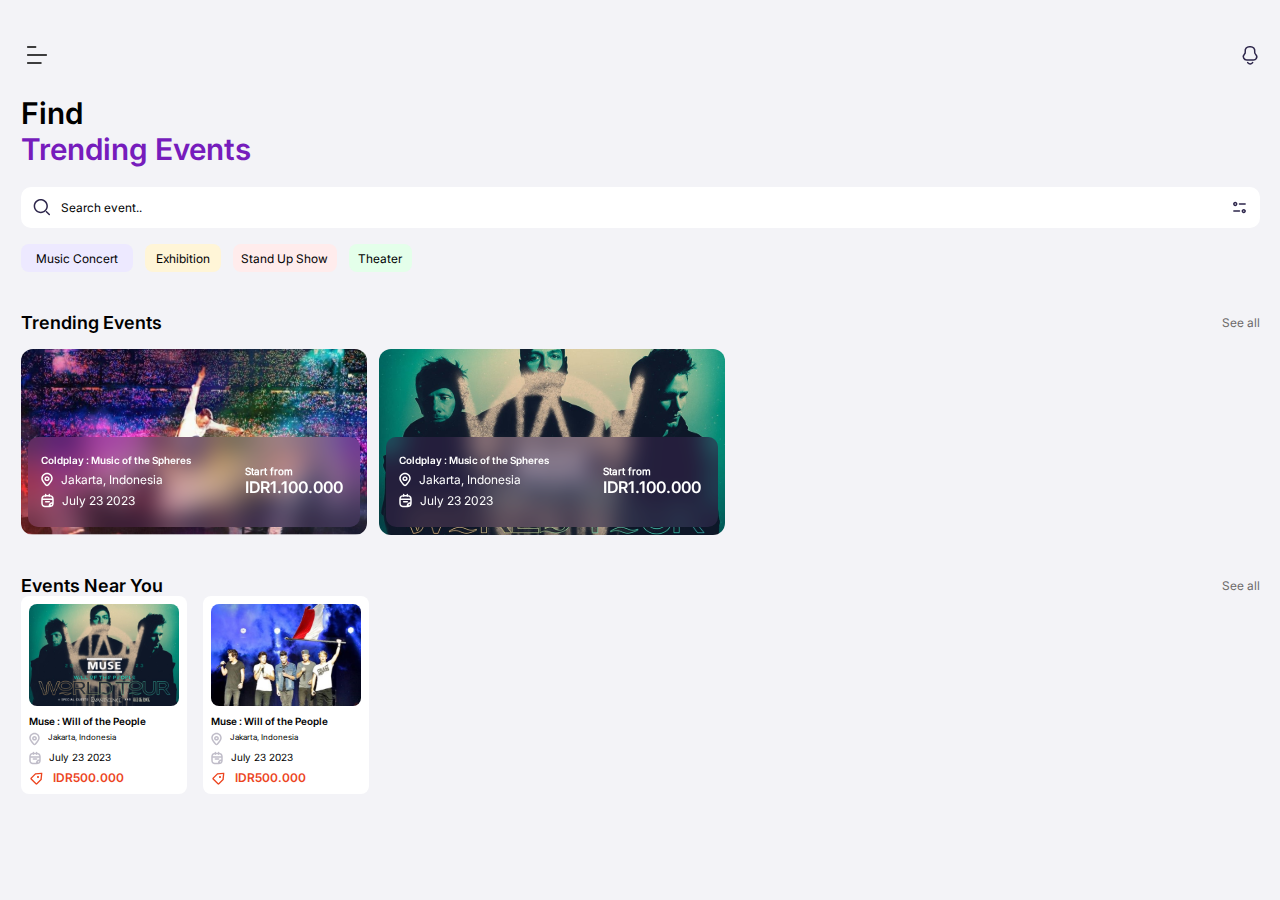
<file: index.html>
<!DOCTYPE html>
<html lang="en">

<head>
    <meta charset="UTF-8">
    <meta name="viewport" content="width=device-width, initial-scale=1.0">
    <title>Home</title>
    <link rel="stylesheet" href="css/home.css">
</head>

<body>
    <header>

        <!-- OPTIONS -->
        <section class="options_header">

            <article class="option_menu">
                <a href="#">
                    <img src="storade/Page_Home/img/menu.svg">
                </a>
            </article>

            <article class="option_notificacion">
                <a href="#">
                    <img src="storade/Page_Home/img/notification.svg">
                </a>
            </article>

        </section>

        <!-- TITLE -->
        <section class="container_title">

            <article class="title">
                <h1>Find</h1>
                <h1>Trending Events</h1>
            </article>

        </section>

        <!-- SEARCH -->
        <article class="serch_container">

            <button type="submit"><img src="storade/Page_Home/img/search.svg" alt=""></button>
            <input type="text" name="query" placeholder="Search event.." required>
            <button type="submit"><img src="storade/Page_Home/img/filter.svg" alt=""></button>
        
        </article>

        <!-- CATEGORIAS-RECOMENDACIONES -->
        <nav>

            <section class="recomend_search">
                    <a href="#"><p>Music Concert</p></a>
                    <a href="#"><p>Exhibition</p></a>
                    <a href="#"><p>Stand Up Show</p></a>
                    <a href="#"><p>Theater</p></a>
            </section>

        </nav>
    </header>
    <main>

        <!-- EVENTOS EN TENDENCIA -->
        <section class="eventstendencias_container">

            <article class="title_tendencias">
                <h2>Trending Events</h2>
                <a href="#"><p>See all</p></a>
            </article>

            <article class="eventos_container">
                <a href="details.html">
                    <article class="container_img1">
                        <img src="storade/Page_Home/img/imgents(1).svg">
                        <div class="container_list">
                            <div class="list1">
                                <h3>Coldplay : Music of the Spheres</h3>
                                <div class="info1">
                                    <img src="storade/Page_Home/img/locationwhite.svg">
                                    <p>Jakarta, Indonesia</p>
                                </div>
                                <div class="info2">
                                    <img src="storade/Page_Home/img/calendarwhite.svg">
                                    <p>July 23 2023</p>
                                </div>
                            </div>
                            <div class="list2">
                                <h4>Start from</h4>
                                <p>IDR1.100.000</p>
                            </div>
                        </div>
                    </article>
                </a>
                <a href="#">
                    <article class="container_img1">
                        <img src="storade/Page_Home/img/imgents(2).svg">
                        <div class="container_list">
                            <div class="list1">
                                <h3>Coldplay : Music of the Spheres</h3>
                                <div class="info1">
                                    <img src="storade/Page_Home/img/locationwhite.svg">
                                    <p>Jakarta, Indonesia</p>
                                </div>
                                <div class="info2">
                                    <img src="storade/Page_Home/img/calendarwhite.svg">
                                    <p>July 23 2023</p>
                                </div>
                            </div>
                            <div class="list2">
                                <h4>Start from</h4>
                                <p>IDR1.100.000</p>
                            </div>
                        </div>
                    </article>
                </a>
            </article>

        </section>

        <section class="eventscerca_container">
            <article class="title_eventscerca">
                <h2>Events Near You</h2>
                <a href="#"><p>See all</p></a> 
            </article>

            <article class="container_eventos">
                <article class="container_img2">
                    <img src="storade/Page_Home/img/img2.svg">
                    <div class="container_info">
                        <h4>Muse : Will of the People</h4>
                        <div class="lista1">
                            <img src="storade/Page_Home/img/locationgray.svg">
                            <p>Jakarta, Indonesia</p>
                        </div>
                        <div class="lista2">
                            <img src="storade/Page_Home/img/calendergray.svg"><p>July 23 2023</p>
                        </div>
                        <div class="lista3">
                            <img src="storade/Page_Home/img/salered.svg">
                            <h3>IDR500.000</h3>
                        </div>
                    </div>
                </article>
                <article class="container_img2">
                    <img src="storade/Page_Home/img/img3.svg">
                    <div class="container_info">
                        <h4>Muse : Will of the People</h4>
                        <div class="lista1">
                            <img src="storade/Page_Home/img/locationgray.svg">
                            <p>Jakarta, Indonesia</p>
                        </div>
                        <div class="lista2">
                            <img src="storade/Page_Home/img/calendergray.svg"><p>July 23 2023</p>
                        </div>
                        <div class="lista3">
                            <img src="storade/Page_Home/img/salered.svg">
                            <h3>IDR500.000</h3>
                        </div>
                    </div>
                </article>
            </article>

        </section>
    </main>
</body>

</html>
</file>
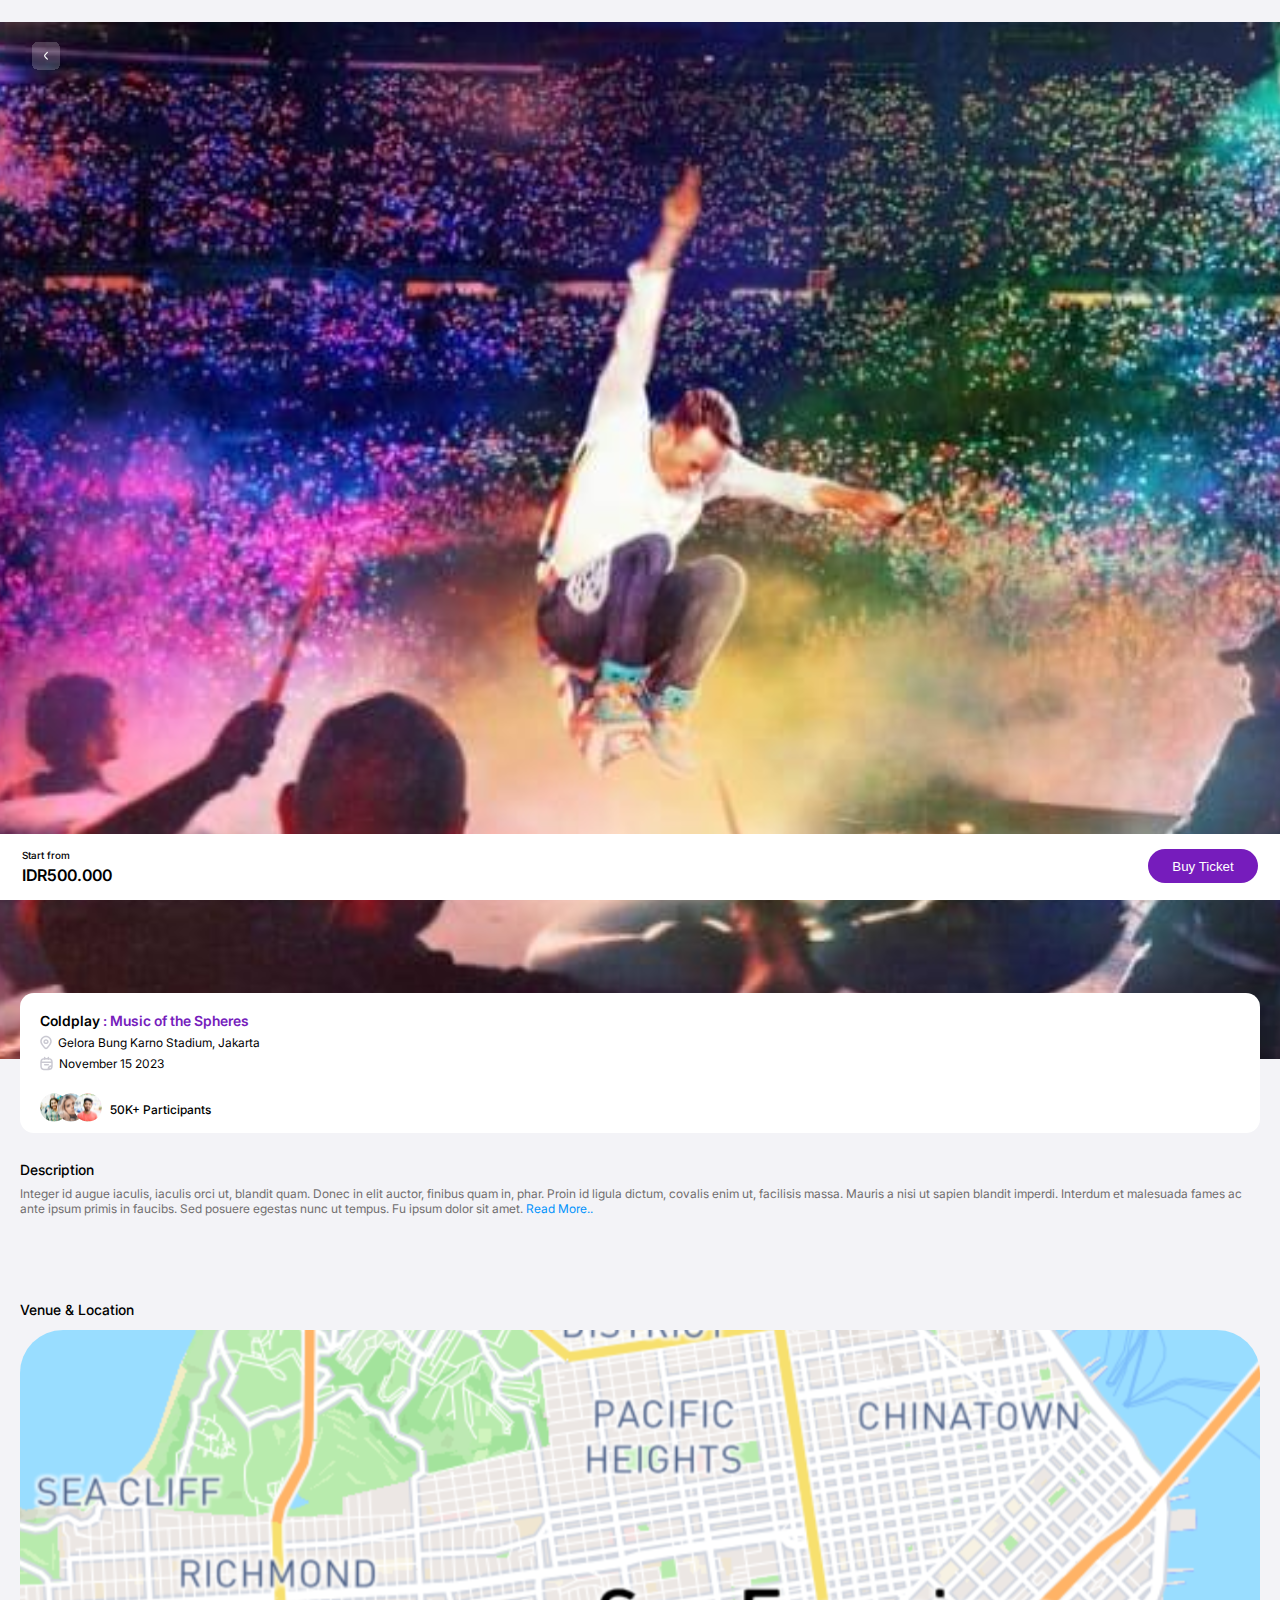
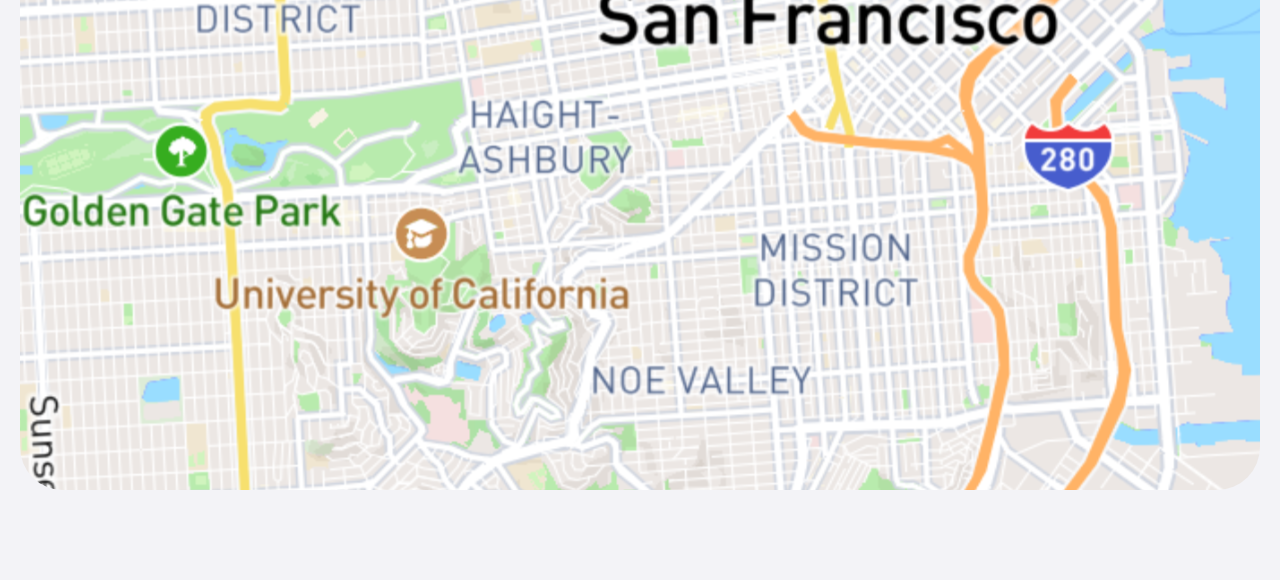
<file: details.html>
<!DOCTYPE html>
<html lang="en">
<head>
    <meta charset="UTF-8">
    <meta name="viewport" content="width=device-width, initial-scale=1.0">
    <title>Detail</title>
    <link rel="stylesheet" href="css/details.css">
</head>
<body>
    <!-- BOTON DE ATRAS -->
    <header class="header">
        <a href="index.html" class="option_atras">
          <img src="storade/Page_Details/img/atras.svg" alt="Atrás">
        </a>
        <img src="storade/Page_Details/img/imgmain.svg" alt="Imagen principal">
      </header>

    <main>

        <!-- TEXTO PRINCIPAL -->
        <section class="textmain_container">
            <article class="textmain">
                <h2>Coldplay <span class="color">: Music of the Spheres</span></h2>
                <div class="text1">
                    <img src="storade/Page_Details/img/Location.svg">
                    <p>Gelora Bung Karno Stadium, Jakarta</p>
                </div>
                <div class="text1">
                    <img src="storade/Page_Details/img/Calender1.svg">
                    <p>November 15 2023</p>
                </div>
                <div class="text3">
                    <div class="container_imgs">
                        <img src="storade/Page_Details/img/user1.svg">
                        <img src="storade/Page_Details/img/user2.svg">
                        <img src="storade/Page_Details/img/user3.svg">
                    </div>
                    <p>50K+ Participants</p>
                </div>
            </article>
        </section>
        <!-- DESCRIPCION -->
        <section class="description_container">
            <p>Description</p>
            <p>Integer id augue iaculis, iaculis orci ut, blandit 
                quam. Donec in elit auctor, finibus quam in, phar. 
                Proin id ligula dictum, covalis enim ut, facilisis 
                massa. Mauris a nisi ut sapien blandit imperdi. 
                Interdum et malesuada fames ac ante ipsum primis in 
                faucibs. Sed posuere egestas nunc ut tempus. 
                Fu ipsum dolor sit amet. <a href="#">Read More..</a></p>
        </section>
        <!-- SECCION MAPA -->
        <section class="container_map">
            <article class="title_map">
                <p>Venue & Location</p>
            </article>
            <article class="map_img">
                <img src="storade/Page_Details/img/map.svg">
            </article>
        </section>
        
    </main>
    <!-- FOOTER  -->
    <footer>
        <div class="container_footer">
            <div class="footer_text">
                <p>Start from</p>
                <p>IDR500.000</p>
            </div>
            <div class="footer_button">
                <a href="ticket.html"><button>Buy Ticket</button></a>
            </div>
        </div>
    </footer>
</body>

</html>
</file>
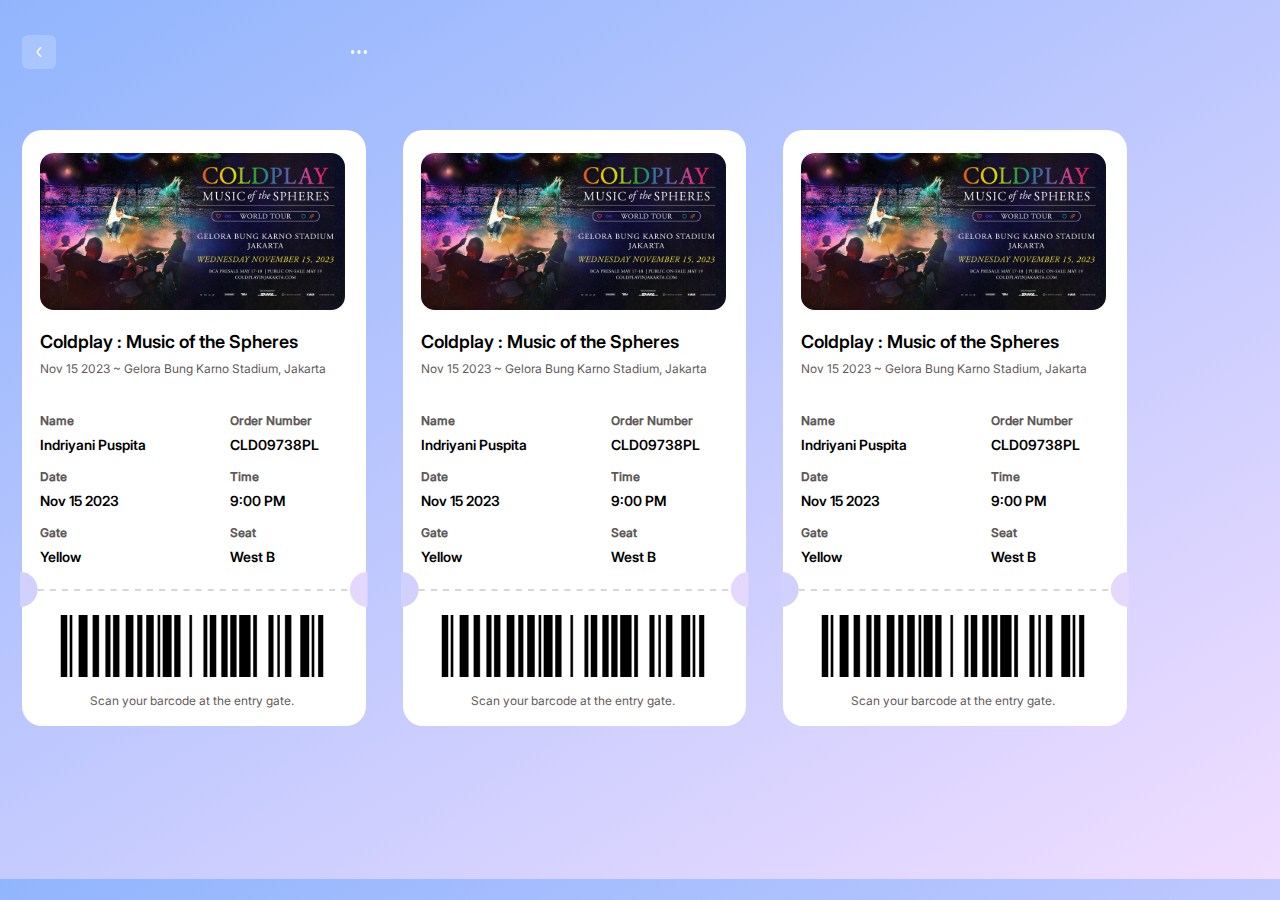
<file: ticket.html>
<!DOCTYPE html>
<html lang="en">
<head>
    <meta charset="UTF-8">
    <meta name="viewport" content="width=device-width, initial-scale=1.0">
    <title>Ticket</title>
    <link rel="stylesheet" href="css/ticket.css">
</head>
<body>
    <header class="container_header">
        <!-- CONTAINER OPTIONS -->
        <article class="container_options">
            <a href="details.html">
                <button class="button">
                    <img  src="storade/Page_Ticket/img/regresar.svg">
                </button>
            </a>
            <div class="button">
                <img src="storade/Page_Ticket/img/options.svg">
            </div>
        </article>
    </header>
    <main>
        <section class="container_scroll">
            <!-- CONTAINER TICKET -->
            <section class="container_ticket">

                <!-- IMAGE -->
                <article class="img_ticket">
                    <img src="storade/Page_Ticket/img/img.svg">
                </article>

                <!-- TEXT MAIN -->
                <article class="text_ticket">
                    <div>
                        <h1>Coldplay : Music of the Spheres</h1>
                        <p>Nov 15 2023 ~ Gelora Bung Karno Stadium, Jakarta</p>
                    </div>
                <!-- DATES -->
                <article class="data">
                    <div class="text">
                        <h3>Name</h3>
                        <p>Indriyani Puspita</p>
                    </div>
                    <div class="text">
                        <h3>Order Number</h3>
                        <p>CLD09738PL</p>
                    </div>
                </article>
                <article class="data">
                    <div class="text">
                        <h3>Date</h3>
                        <p>Nov 15 2023</p>
                    </div>
                    <div class="text">
                        <h3>Time</h3>
                        <p>9:00 PM</p>
                    </div>
                </article>
                <article class="data">
                    <div class="text">
                        <h3>Gate</h3>
                        <p>Yellow</p>
                    </div>
                    <div class="text">
                        <h3>Seat</h3>
                        <p>West B</p>
                    </div>
                <!-- IMG LINE -->
                </article>
                <article class="line">
                    <img src="storade/Page_Ticket/img/line.svg">
                </article>
                <!-- IMG CODE -->
                <article class="code">
                    <img src="storade/Page_Ticket/img/codigo.svg">
                </article>
                <!-- TEXT CODE -->
                <article class="textcode">
                    <p>Scan your barcode at the entry gate.</p>
                </article>
            </section>
            <section class="container_ticket">

                <!-- IMAGE -->
                <article class="img_ticket">
                    <img src="storade/Page_Ticket/img/img.svg">
                </article>

                <!-- TEXT MAIN -->
                <article class="text_ticket">
                    <div>
                        <h1>Coldplay : Music of the Spheres</h1>
                        <p>Nov 15 2023 ~ Gelora Bung Karno Stadium, Jakarta</p>
                    </div>
                <!-- DATES -->
                <article class="data">
                    <div class="text">
                        <h3>Name</h3>
                        <p>Indriyani Puspita</p>
                    </div>
                    <div class="text">
                        <h3>Order Number</h3>
                        <p>CLD09738PL</p>
                    </div>
                </article>
                <article class="data">
                    <div class="text">
                        <h3>Date</h3>
                        <p>Nov 15 2023</p>
                    </div>
                    <div class="text">
                        <h3>Time</h3>
                        <p>9:00 PM</p>
                    </div>
                </article>
                <article class="data">
                    <div class="text">
                        <h3>Gate</h3>
                        <p>Yellow</p>
                    </div>
                    <div class="text">
                        <h3>Seat</h3>
                        <p>West B</p>
                    </div>
                <!-- IMG LINE -->
                </article>
                <article class="line">
                    <img src="storade/Page_Ticket/img/line.svg">
                </article>
                <!-- IMG CODE -->
                <article class="code">
                    <img src="storade/Page_Ticket/img/codigo.svg">
                </article>
                <!-- TEXT CODE -->
                <article class="textcode">
                    <p>Scan your barcode at the entry gate.</p>
                </article>
            </section>
            <section class="container_ticket">

                <!-- IMAGE -->
                <article class="img_ticket">
                    <img src="storade/Page_Ticket/img/img.svg">
                </article>

                <!-- TEXT MAIN -->
                <article class="text_ticket">
                    <div>
                        <h1>Coldplay : Music of the Spheres</h1>
                        <p>Nov 15 2023 ~ Gelora Bung Karno Stadium, Jakarta</p>
                    </div>
                <!-- DATAS -->
                <article class="data">
                    <div class="text">
                        <h3>Name</h3>
                        <p>Indriyani Puspita</p>
                    </div>
                    <div class="text">
                        <h3>Order Number</h3>
                        <p>CLD09738PL</p>
                    </div>
                </article>
                <article class="data">
                    <div class="text">
                        <h3>Date</h3>
                        <p>Nov 15 2023</p>
                    </div>
                    <div class="text">
                        <h3>Time</h3>
                        <p>9:00 PM</p>
                    </div>
                </article>
                <article class="data">
                    <div class="text">
                        <h3>Gate</h3>
                        <p>Yellow</p>
                    </div>
                    <div class="text">
                        <h3>Seat</h3>
                        <p>West B</p>
                    </div>
                <!-- IMG LINE -->
                </article>
                <article class="line">
                    <img src="storade/Page_Ticket/img/line.svg">
                </article>
                <!-- IMG CODE -->
                <article class="code">
                    <img src="storade/Page_Ticket/img/codigo.svg">
                </article>
                <!-- TEXT CODE -->
                <article class="textcode">
                    <p>Scan your barcode at the entry gate.</p>
                </article>
            </section>
        </section>
    </main>
</body>
</html>
</file>
<file: css/home.css>
@import url(variables_home.css);
*{
    margin: 0;
    padding: 0;
    box-sizing: border-box;
}
body{
    background: var(--color-0);
    padding: 39px 20.5px;
}

/* OPTIONS HEADER */
.options_header {
    display: flex;
    justify-content: space-between;
    align-items: center;
    width: 100%;
}
.option_menu {
}

/* TITLE */
.container_title{
    margin-top: 20px;
    width: 100%;
    .title{
        width: 265px;
        height: 72px;
        h1:nth-child(1){
            font-family: "Inter-SemiBold";
            font-size: 30px;
            color: var(--color-2);
        }
        h1:nth-child(2){
            font-family: "Inter-SemiBold";
            font-size: 30px;
            color: var(--color-3);
        }
    }
}
.option_notificacion {
}
/* SEARCH HEADER */
.serch_container {
    margin-top: 20px;
    background: var(--color-1);
    display: flex;
    width: 100%;
    padding: 12px;
    justify-content: space-between;
    border-radius: 10px;

    button{
        width: 17px;
        height: 17px;
        border: none;
        background: var(--color-1);
        img{
            width: 100%;
            height: 100%;

        }
    }
    input{
        display: flex;
        position: absolute;
        left: 61px;
        height: 17px;
        border: none;
        box-sizing: border-box;
        background: var(--color-1);
    }
    input::placeholder{
    color: var(--color-2);
    font-size: 12px;
    font-family: "Inter-Regular";
    }
}

/* RECOMEND SEARCH */
.recomend_search {
    display: flex;
    flex-direction: row;
    gap: 12px;
    width: 100%;
    height: 28px;
    margin-top: 16px;
    overflow: hidden;
    overflow-x: auto;
    white-space: nowrap;
    scrollbar-width: none;
    a{
        flex: 0 0 auto;
        font-family: "Inter-Regular";
        font-size: 12px;
        border-radius: 8px;
        display: flex;
        justify-content: center;
        align-items: center;
        text-decoration: none;
        color: var(--color-2);
    }
    a:nth-child(1){
        width: 112px;
        height: 28px;
        background: var(--color-fond-1);
    }
    a:nth-child(2){
        width: 76px;
        height: 28px;
        background: var(--color-fond-2);
    }

    a:nth-child(3){
        width: 104px;
        height: 28px;
        background: var(--color-fond-3);
    }

    a:nth-child(4){
        width: 63px;
        height: 28px;
        background: var(--color-fond-4);
    }

}
.recomend_search::-webkit-scrollbar {
    display: none;
}

/* EVENTOS EN TENDENCIA */

.eventstendencias_container {
    display: flex;
    flex-direction: column;
}
.title_tendencias {
    display: flex;
    justify-content: space-between;
    align-items: center;
    flex-direction: row;
    margin-top: 40px;
    h2{
        font-family: "Inter-SemiBold";
        font-size: 18px;
        color: var(--color-2);
    }
    a{
        font-family: "Inter-Regular";
        font-size: 12px;
        color: var(--color-4);
        text-decoration: none;
    }
}
.eventos_container {
    position: relative;
    width: 100%;
    height: auto;
    display: flex;
    flex-direction: row;
    align-items: center;
    gap: 12px;
    margin-top: 16px;
    overflow-x: auto;
    white-space: nowrap;
    scrollbar-width: none;
    scrollbar-width:none ;

}
.eventos_container::-webkit-scrollbar {
    display: none;
}
.container_img1 {
    width: 100%;
    display: flex;
    justify-content: center;
}
.container_list {
    position: absolute;
    background-color: rgba(96, 51, 116, 0.27);
    backdrop-filter: blur(12.5px);
    padding: 16.5px 13px;
    width: 332px;
    height: 90px;
    top: 88px;
    border-radius: 10px;
}
.list1 {
    display: flex;
    flex-direction: column;
    gap: 6px;
    h3{
        font-family: "Inter-SemiBold";
        font-size: 10px;
        color: var(--color-1);
    }
    p{
        font-family: "Inter-Regular";
        font-size: 12px;
        color: var(--color-1);
    }
}
.info1 {
    display: flex;
    flex-direction: row;
    gap: 8px;
}
.info2 {
    display: flex;
    flex-direction: row;
    gap: 8px;
}
.list2 {
    position: absolute;
    display: flex;
    flex-direction: column;
    top: 27.5px;
    left: 217px;
    h4{
        font-family: "Inter-Regular";
        font-size: 10px;
        color: var(--color-1);
    }
    p{
        font-family: "Inter-SemiBold";
        font-size: 16px;
        color: var(--color-1);
    }
}

.eventscerca_container {
    display: flex;
    flex-direction: column;
    width: 100%;
}
.title_eventscerca {
    display: flex;
    justify-content: space-between;
    align-items: center;
    flex-direction: row;
    margin-top: 40px;
    h2{
        font-family: "Inter-SemiBold";
        font-size: 18px;
        color: var(--color-2);
    }
    a{
        font-family: "Inter-Regular";
        font-size: 12px;
        color: var(--color-4);
        text-decoration: none;
    }
}
.container_eventos{
    display: flex;
    flex-direction: row;
    align-items: center;
    width: 100%;
    gap: 16px;
}
.container_img2 {
    display: flex;
    flex-direction: column;
    background: var(--color-1);
    padding: 8px;
    border-radius: 8px;

}
.container_info {
    display: flex;
    flex-direction: column;
    gap: 5px;
    margin-top: 9px;
    h4{
        font-family: "Inter-SemiBold";
        font-size: 10px;
        color: var(--color-2);
    }
    .lista1{
        display: flex;
        flex-direction: row;
        gap: 8px;
        p{
            font-family: "Inter-Regular";
            font-size: 8px;
            color: var(--color-2);
        }
    }
    .lista2{
        display: flex;
        flex-direction: row;
        gap: 8px;
        p{
            font-family: "Inter-Regular";
            font-size: 10px;
            color: var(--color-2);
        }
    }
    .lista3{
        display: flex;
        flex-direction: row;
        gap: 8px;
        h3{
            font-family: "Inter-SemiBold";
            font-size: 12px;
            color: var(--color-5);
        }
    }
}
</file>
<file: css/details.css>
@import url(variables_details.css);
*{
    margin: 0;
    padding: 0;
    box-sizing: border-box;
}

body{
    background-color: var(--color-0);
}
header{
    padding-top: 22px;
  }
  header {
    padding-top: 22px;
  }
  
  .header {
    width: 100%;
    background-size: cover;
    height: 36%;
    position: relative; /* Elimina z-index: -1 */
  
    img {
      width: 100%;
      object-fit: cover;
      /* Elimina z-index: -1 */
    }
  
    .option_atras {
      position: absolute;
      background: transparent;
      top: 35px;
      left: 22px;
      padding: 7px;
      width: 34px;
      height: 34px;
      border-radius: 6px;
      border: none;
      z-index: 1; /* Mantén este z-index para que esté por encima */
  
      img {
        width: 34px;
        height: 34px;
      }
    }
  }
  main{
    padding: 20px;
  }

/* TEXTO PRINCIPAL */
.textmain_container {
    position: relative;
    background:var(--color-1);
    width: 100%;
    height: 140px;
    margin-top: -90px;
    border-radius: 14px;
}
.textmain {
    display: flex;
    flex-direction: column;
    padding: 18.5px 20px;
    gap: 6px;
    h2{
        font-family: "Inter-SemiBold";
        font-size: 14px;
        .color{
            color: var(--color-4);
        }
    }
}
.text1 {
    display: flex;
    flex-direction: row;
    gap: 6px;
    p{
        font-family: "Inter-Regular";
        font-size: 12px;
    }
}
.text3 {display: flex;
    flex-direction: row;
    gap: 8px;
    margin-top: 16px;
    align-items: center;
    p{
        font-family: "Inter-Medium";
        font-size: 12px;
    }
}
.container_imgs {
    img:nth-child(2){
        margin-left: -15px;
    }
    img:nth-child(3){
        margin-left: -15px;
    }
}

/* DESCRIPCION */
.description_container {
    display: flex;
    flex-direction: column;
    width: 100%;
    height: 112px;
    margin-top: 28px;
    gap: 8px;
    p:nth-child(1){
        font-family: "Inter-Medium";
        font-size: 14px; 
    }
    p:nth-child(2){
        font-size: 12px;
        font-family: "Inter-Regular";
        gap: 10px;
        color: var(--color-2);
    }
    a{
        text-decoration: none;
        color: var(--color-5);
    }
}

/* SECCION MAPA */
.container_map {
    width: 100%;
    display: flex;
    flex-direction: column;
    margin-top: 28px;
    gap: 12px;
    img{
        width: 100%;
    }
}
.title_map {
    p{
        font-family: "Inter-Medium";
        font-size: 14px; 
    }
}
.map_img {
    width: 100%;
    img{
        width: 100%;
    }
}

/* FOOTER */
footer{
    width: 100%;
    position: sticky;
    bottom: 0px;    
}
.container_footer {

    background: var(--color-1);
    display: flex;
    padding: 15px 22px;
    gap: 134px;
}
.footer_text {
    width: 100%;
    display: flex;
    flex-direction: column;
    gap: 4px;
    p:nth-child(1){
        font-family: "Inter-Medium";
        font-size: 10px; 
    }
    p:nth-child(2){
        font-family: "Inter-SemiBold";
        font-size: 16px; 
    }
}
.footer_button {
    button{
        border: none;
        border-radius: 20px;
        padding: 8px;
        width: 110px;
        height: 34px;
        background: var(--color-4);
        color: var(--color-1);
    }
}
</file>
<file: css/ticket.css>
@import url(variables_tickect.css);
*{
    margin: 0;
    padding: 0;
    box-sizing: border-box;
}
body{
    width: 100%;
    height: 844px;
    background: var(--color-12);
}

/* CONTAINER OPTIONS */
.container_options{
    margin-top: 35px;
    margin-left: 22px;
    width: 345px;
    height: 34px;
    display: flex;
    flex-direction: row;
    justify-content: space-between;
    align-items: flex-start;
}
.button:nth-child(1){
    width: 34px;
    height: 34px;
    border: none;
    border-radius: 6px;
    background: transparent;
}
.button:nth-child(2){
    width: 16px;
    height: 4px;
    border: none;
    img{
        margin-top: 15px;
    }
}

/* CONTAINER SCROLL */
.container_scroll{
    width: 100%;
    height: 663px;
    display: flex;
    gap: 15px;
    flex-direction: row;
    margin-top: 15px;
    overflow-x: auto;
    white-space: nowrap;
    scrollbar-width: none;
} 
.container_scroll::-webkit-scrollbar {
    display: none;
}

/* CONTAINER TICKET */
.container_ticket {
    background: var(--color-3);
    width: 343.5px;
    height: 596px;
    margin-left: 22px;
    margin-top: 46px;
    padding-top: 17px;
    padding-left: 18px;
    border-radius: 20px;
}
.container_ticket:nth-child(3){
    margin-right: 22px;
}

/* IMG */
.img_ticket {
    width: 305px;
    height: 159px;
    border-radius: 14px;
    display: flex;
    flex-direction: column;
    justify-content: center;
    margin-top: 5px;
    
}

/* TEXT MAIN */
.text_ticket {
    margin-top: 20px;
    width: 328px;
    height: 65px;
    h1{
        font-size: 18px;
        font-family: "Inter-Semibold";
        height: 22px;
        color: var(--color-1);
    }
    p{
        font-size: 12px;
        font-family: "Inter-Regular";
        height: 32px;
        color: var(--color-2);
        margin-top: 8px;
    }
}

/* DATAS */
.data {
    width: 100%;
    height: 36px;
    margin-top: 20px;
    display: flex;
    flex-direction: row;
    justify-content: space-between;
    align-items: center;
    gap: 52px;
}
.text {
    width: 140px;
    height: 36px;
    
    h3{
        font-size: 12px;
        font-family: "Inter-Medium";
        color: var(--color-2);
    }
    p{
        font-size: 14px;
        font-family: "Inter-Semibold";
        height: 22px;
        color: var(--color-1);
    }
}

/* IMG LINE */
.line{
    margin-left: -20px;
    margin-top: 11px;
    display: flex;
    flex-direction: column;
    justify-content: space-between;
}

/* IMG CODE */
.code{
    display: flex;
    margin-left: 17px;
    margin-top: 6px;

}

/* TEXT CODE */
.textcode{
    width: 100%;
    display: flex;
    align-items: center;
    p{
        font-size: 12px;
        font-family: "Inter-Regular";
        margin-top: 16px;
        margin-left: 50px;
        color: var(--color-2);
        white-space: nowrap;
    }
    
}
</file>
